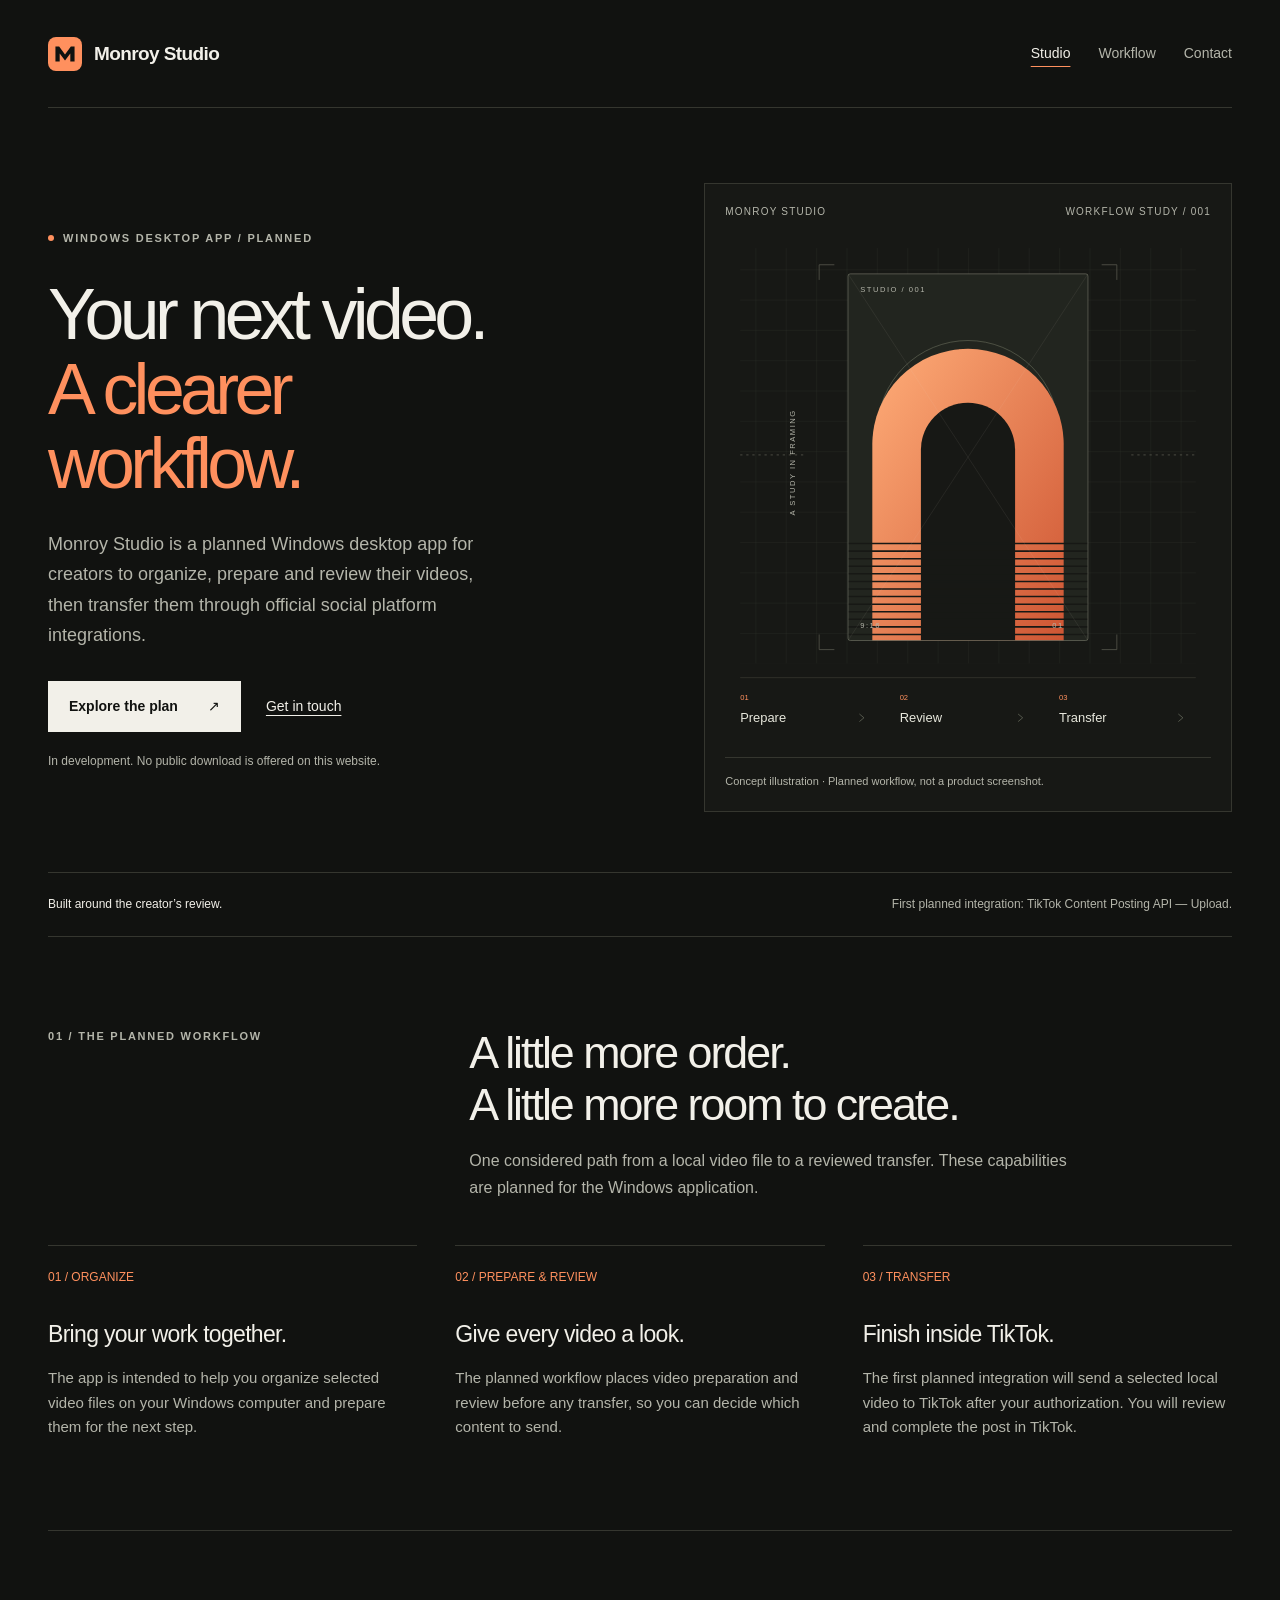
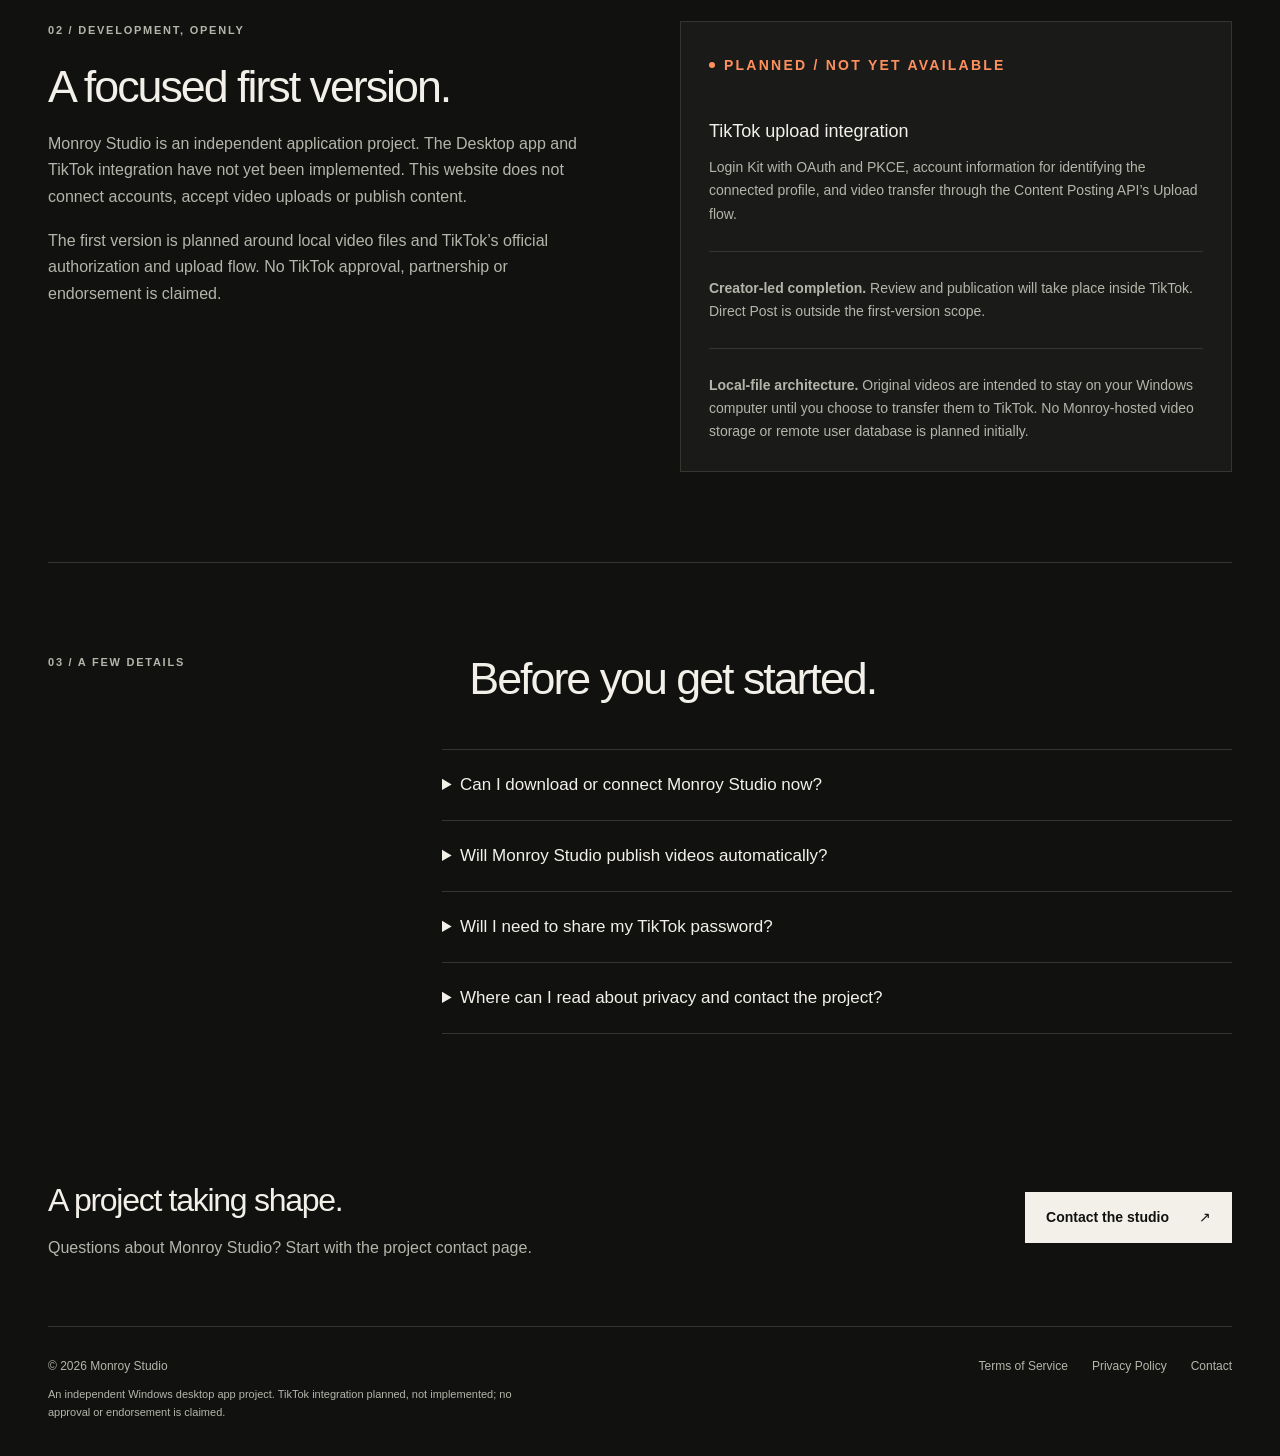
<file: index.html>
<!doctype html>
<html lang="en"><head><meta charset="utf-8"><meta name="viewport" content="width=device-width, initial-scale=1"><meta name="color-scheme" content="dark"><meta name="theme-color" content="#111210">
<title>Monroy Studio — A clearer video workflow</title><meta name="description" content="A Windows desktop app project for creators to organize, prepare and review videos. Official TikTok upload integration is planned and not implemented."><link rel="canonical" href="https://monroystudio.github.io/">

<meta property="og:type" content="website"><meta property="og:site_name" content="Monroy Studio"><meta property="og:title" content="Monroy Studio — A clearer video workflow"><meta property="og:description" content="A Windows desktop app project for creators to organize, prepare and review videos. Official TikTok upload integration is planned and not implemented."><meta property="og:url" content="https://monroystudio.github.io/"><meta property="og:locale" content="en_US"><meta property="og:image" content="https://monroystudio.github.io/social-card.png"><meta property="og:image:width" content="1200"><meta property="og:image:height" content="630"><meta property="og:image:alt" content="Monroy Studio. Your next video. A clearer workflow. Windows desktop app in development."><meta name="twitter:card" content="summary_large_image">
<meta name="referrer" content="strict-origin-when-cross-origin"><meta http-equiv="Content-Security-Policy" content="default-src 'self'; script-src 'none'; style-src 'self'; img-src 'self'; font-src 'self'; connect-src 'none'; object-src 'none'; base-uri 'none'; form-action 'none'">
<link rel="icon" href="favicon.svg" type="image/svg+xml"><link rel="icon" href="favicon.ico" sizes="32x32"><link rel="apple-touch-icon" href="apple-touch-icon.png"><link rel="stylesheet" href="styles.css"></head>
<body><a class="skip" href="#main">Skip to content</a><div class="wrap"><header class="header"><a class="brand" href="index.html" aria-label="Monroy Studio home"><img src="favicon.svg" width="34" height="34" alt="">Monroy Studio</a><nav class="nav" aria-label="Main navigation"><a href="index.html" aria-current="page">Studio</a><a href="index.html#workflow">Workflow</a><a href="contact.html">Contact</a></nav></header>
<main id="main">
<section class="hero" aria-labelledby="hero-title"><div><p class="eyebrow status">Windows desktop app / Planned</p><h1 id="hero-title">Your next video.<br><span>A clearer<br>workflow.</span></h1><p class="lead">Monroy Studio is a planned Windows desktop app for creators to organize, prepare and review their videos, then transfer them through official social platform integrations.</p><div class="actions"><a class="button" href="#workflow">Explore the plan <span aria-hidden="true">↗</span></a><a class="text-link" href="contact.html">Get in touch</a></div><p class="fine">In development. No public download is offered on this website.</p></div>
<figure class="art"><div class="art-caption"><span>Monroy Studio</span><span>Workflow study / 001</span></div><img src="studio-study.svg" width="640" height="660" alt="An abstract orange arch in a portrait frame, followed by the planned sequence: prepare, review, transfer."><figcaption>Concept illustration · Planned workflow, not a product screenshot.</figcaption></figure></section>
<div class="hero-note"><span>Built around the creator’s review.</span><span>First planned integration: TikTok Content Posting API — Upload.</span></div>
<section class="section" id="workflow" aria-labelledby="workflow-title"><div class="section-heading"><p class="eyebrow">01 / The planned workflow</p><div><h2 id="workflow-title">A little more order.<br>A little more room to create.</h2><p class="section-intro">One considered path from a local video file to a reviewed transfer. These capabilities are planned for the Windows application.</p></div></div><div class="steps"><article class="step"><span class="number">01 / ORGANIZE</span><h3>Bring your work together.</h3><p>The app is intended to help you organize selected video files on your Windows computer and prepare them for the next step.</p></article><article class="step"><span class="number">02 / PREPARE &amp; REVIEW</span><h3>Give every video a look.</h3><p>The planned workflow places video preparation and review before any transfer, so you can decide which content to send.</p></article><article class="step"><span class="number">03 / TRANSFER</span><h3>Finish inside TikTok.</h3><p>The first planned integration will send a selected local video to TikTok after your authorization. You will review and complete the post in TikTok.</p></article></div></section>
<section class="section split" id="development" aria-labelledby="development-title"><div><p class="eyebrow">02 / Development, openly</p><h2 id="development-title">A focused first version.</h2><p class="section-intro">Monroy Studio is an independent application project. The Desktop app and TikTok integration have not yet been implemented. This website does not connect accounts, accept video uploads or publish content.</p><p class="section-intro">The first version is planned around local video files and TikTok’s official authorization and upload flow. No TikTok approval, partnership or endorsement is claimed.</p></div><div class="release"><p class="eyebrow status">Planned / Not yet available</p><h3>TikTok upload integration</h3><p>Login Kit with OAuth and PKCE, account information for identifying the connected profile, and video transfer through the Content Posting API’s Upload flow.</p><hr><p><strong>Creator-led completion.</strong> Review and publication will take place inside TikTok. Direct Post is outside the first-version scope.</p><hr><p><strong>Local-file architecture.</strong> Original videos are intended to stay on your Windows computer until you choose to transfer them to TikTok. No Monroy-hosted video storage or remote user database is planned initially.</p></div></section>
<section class="section" aria-labelledby="questions-title"><div class="section-heading"><p class="eyebrow">03 / A few details</p><h2 id="questions-title">Before you get started.</h2></div><div class="faq"><details><summary>Can I download or connect Monroy Studio now?</summary><p>No public download or account connection is offered here. The Windows app and its TikTok integration have not yet been implemented, with no release date announced.</p></details><details><summary>Will Monroy Studio publish videos automatically?</summary><p>The first planned version uses TikTok’s Upload flow. After you explicitly authorize a transfer, you will continue to TikTok to review and publish. Direct Post is not included in this version.</p></details><details><summary>Will I need to share my TikTok password?</summary><p>The planned connection uses TikTok’s own OAuth authorization screen. Monroy Studio will not ask you to enter your TikTok password into this website.</p></details><details><summary>Where can I read about privacy and contact the project?</summary><p>See the <a href="privacy.html">Privacy Policy</a>, <a href="terms.html">Terms of Service</a> and <a href="contact.html">contact page</a>. The official support and privacy email is monroystudio.support@gmail.com.</p></details></div></section>
<section class="closing" aria-labelledby="closing-title"><div><h2 id="closing-title">A project taking shape.</h2><p>Questions about Monroy Studio? Start with the project contact page.</p></div><a class="button" href="contact.html">Contact the studio <span aria-hidden="true">↗</span></a></section>
</main>
<footer class="footer"><div><span>© 2026 Monroy Studio</span><p class="footer-note">An independent Windows desktop app project. TikTok integration planned, not implemented; no approval or endorsement is claimed.</p></div><nav class="footer-links" aria-label="Legal and contact"><a href="terms.html">Terms of Service</a><a href="privacy.html">Privacy Policy</a><a href="contact.html">Contact</a></nav></footer></div></body></html>
</file>
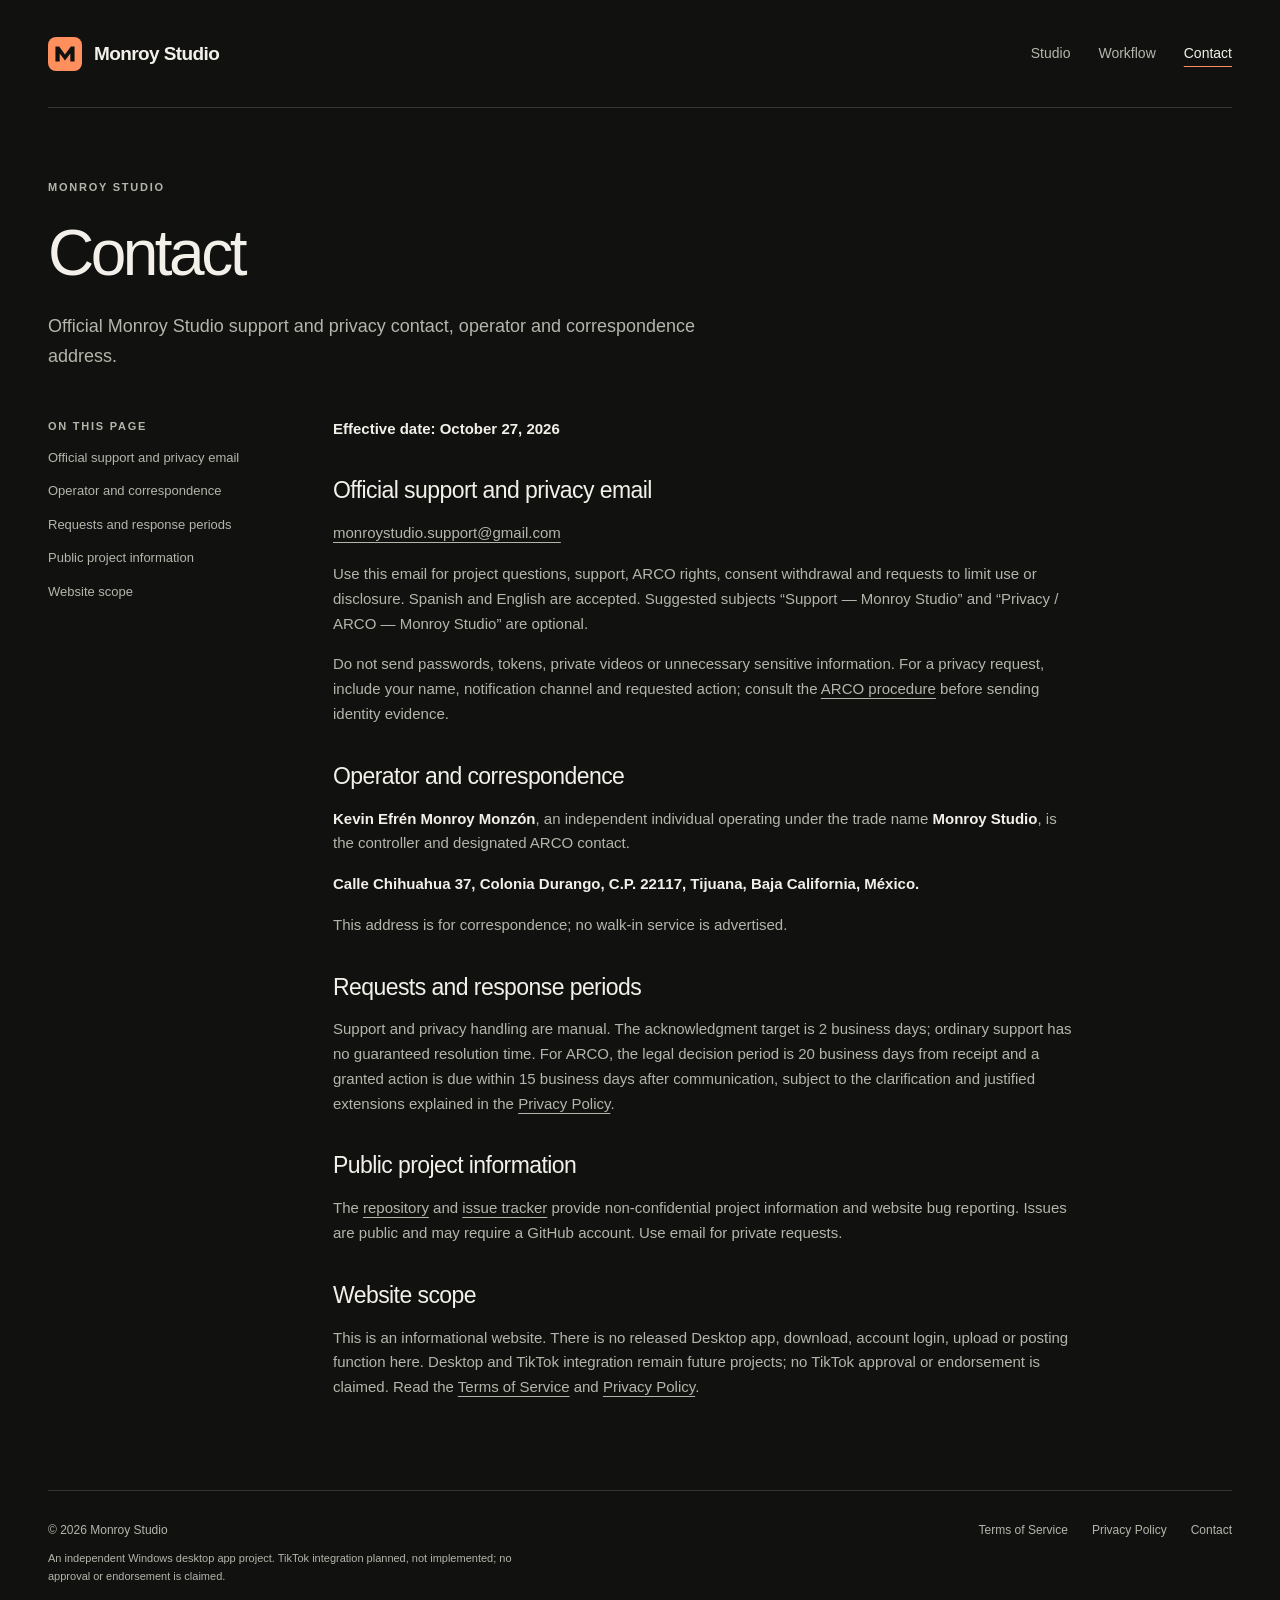
<file: contact.html>
<!doctype html>
<html lang="en"><head><meta charset="utf-8"><meta name="viewport" content="width=device-width, initial-scale=1"><meta name="color-scheme" content="dark"><meta name="theme-color" content="#111210">
<title>Contact | Monroy Studio</title><meta name="description" content="Official Monroy Studio support and privacy contact, operator and correspondence address."><link rel="canonical" href="https://monroystudio.github.io/contact.html">
<meta property="og:type" content="website"><meta property="og:site_name" content="Monroy Studio"><meta property="og:title" content="Contact | Monroy Studio"><meta property="og:description" content="Official Monroy Studio support and privacy contact, operator and correspondence address."><meta property="og:url" content="https://monroystudio.github.io/contact.html"><meta property="og:locale" content="en_US"><meta property="og:image" content="https://monroystudio.github.io/social-card.png"><meta property="og:image:width" content="1200"><meta property="og:image:height" content="630"><meta property="og:image:alt" content="Monroy Studio. Your next video. A clearer workflow. Windows desktop app in development."><meta name="twitter:card" content="summary_large_image">
<meta name="referrer" content="strict-origin-when-cross-origin"><meta http-equiv="Content-Security-Policy" content="default-src 'self'; script-src 'none'; style-src 'self'; img-src 'self'; font-src 'self'; connect-src 'none'; object-src 'none'; base-uri 'none'; form-action 'none'">
<link rel="icon" href="favicon.svg" type="image/svg+xml"><link rel="icon" href="favicon.ico" sizes="32x32"><link rel="apple-touch-icon" href="apple-touch-icon.png"><link rel="stylesheet" href="styles.css"></head>
<body><a class="skip" href="#main">Skip to content</a><div class="wrap"><header class="header"><a class="brand" href="index.html" aria-label="Monroy Studio home"><img src="favicon.svg" width="34" height="34" alt="">Monroy Studio</a><nav class="nav" aria-label="Main navigation"><a href="index.html">Studio</a><a href="index.html#workflow">Workflow</a><a href="contact.html" aria-current="page">Contact</a></nav></header>
<main id="main"><div class="page-intro"><p class="eyebrow">Monroy Studio</p><h1>Contact</h1><p class="lead">Official Monroy Studio support and privacy contact, operator and correspondence address.</p></div>
<div class="document"><nav class="contents" aria-label="On this page"><p class="eyebrow">On this page</p><a href="#official-support-and-privacy-email">Official support and privacy email</a><a href="#operator-and-correspondence">Operator and correspondence</a><a href="#requests-and-response-periods">Requests and response periods</a><a href="#public-project-information">Public project information</a><a href="#website-scope">Website scope</a></nav><article class="prose" aria-label="Contact"><p><strong>Effective date: October 27, 2026</strong></p>
<section id="official-support-and-privacy-email"><h2>Official support and privacy email</h2>
<p><a href="mailto:monroystudio.support@gmail.com">monroystudio.support@gmail.com</a></p>
<p>Use this email for project questions, support, ARCO rights, consent withdrawal and requests to limit use or disclosure. Spanish and English are accepted. Suggested subjects “Support — Monroy Studio” and “Privacy / ARCO — Monroy Studio” are optional.</p>
<p>Do not send passwords, tokens, private videos or unnecessary sensitive information. For a privacy request, include your name, notification channel and requested action; consult the <a href="privacy.html#arco-requests-by-email">ARCO procedure</a> before sending identity evidence.</p>
</section>
<section id="operator-and-correspondence"><h2>Operator and correspondence</h2>
<p><strong>Kevin Efrén Monroy Monzón</strong>, an independent individual operating under the trade name <strong>Monroy Studio</strong>, is the controller and designated ARCO contact.</p>
<p><strong>Calle Chihuahua 37, Colonia Durango, C.P. 22117, Tijuana, Baja California, México.</strong></p>
<p>This address is for correspondence; no walk-in service is advertised.</p>
</section>
<section id="requests-and-response-periods"><h2>Requests and response periods</h2>
<p>Support and privacy handling are manual. The acknowledgment target is 2 business days; ordinary support has no guaranteed resolution time. For ARCO, the legal decision period is 20 business days from receipt and a granted action is due within 15 business days after communication, subject to the clarification and justified extensions explained in the <a href="privacy.html#arco-requests-by-email">Privacy Policy</a>.</p>
</section>
<section id="public-project-information"><h2>Public project information</h2>
<p>The <a href="https://github.com/monroystudio/monroystudio.github.io">repository</a> and <a href="https://github.com/monroystudio/monroystudio.github.io/issues">issue tracker</a> provide non-confidential project information and website bug reporting. Issues are public and may require a GitHub account. Use email for private requests.</p>
</section>
<section id="website-scope"><h2>Website scope</h2>
<p>This is an informational website. There is no released Desktop app, download, account login, upload or posting function here. Desktop and TikTok integration remain future projects; no TikTok approval or endorsement is claimed. Read the <a href="terms.html">Terms of Service</a> and <a href="privacy.html">Privacy Policy</a>.</p>
</section></article></div></main>
<footer class="footer"><div><span>© 2026 Monroy Studio</span><p class="footer-note">An independent Windows desktop app project. TikTok integration planned, not implemented; no approval or endorsement is claimed.</p></div><nav class="footer-links" aria-label="Legal and contact"><a href="terms.html">Terms of Service</a><a href="privacy.html">Privacy Policy</a><a href="contact.html">Contact</a></nav></footer></div></body></html>
</file>
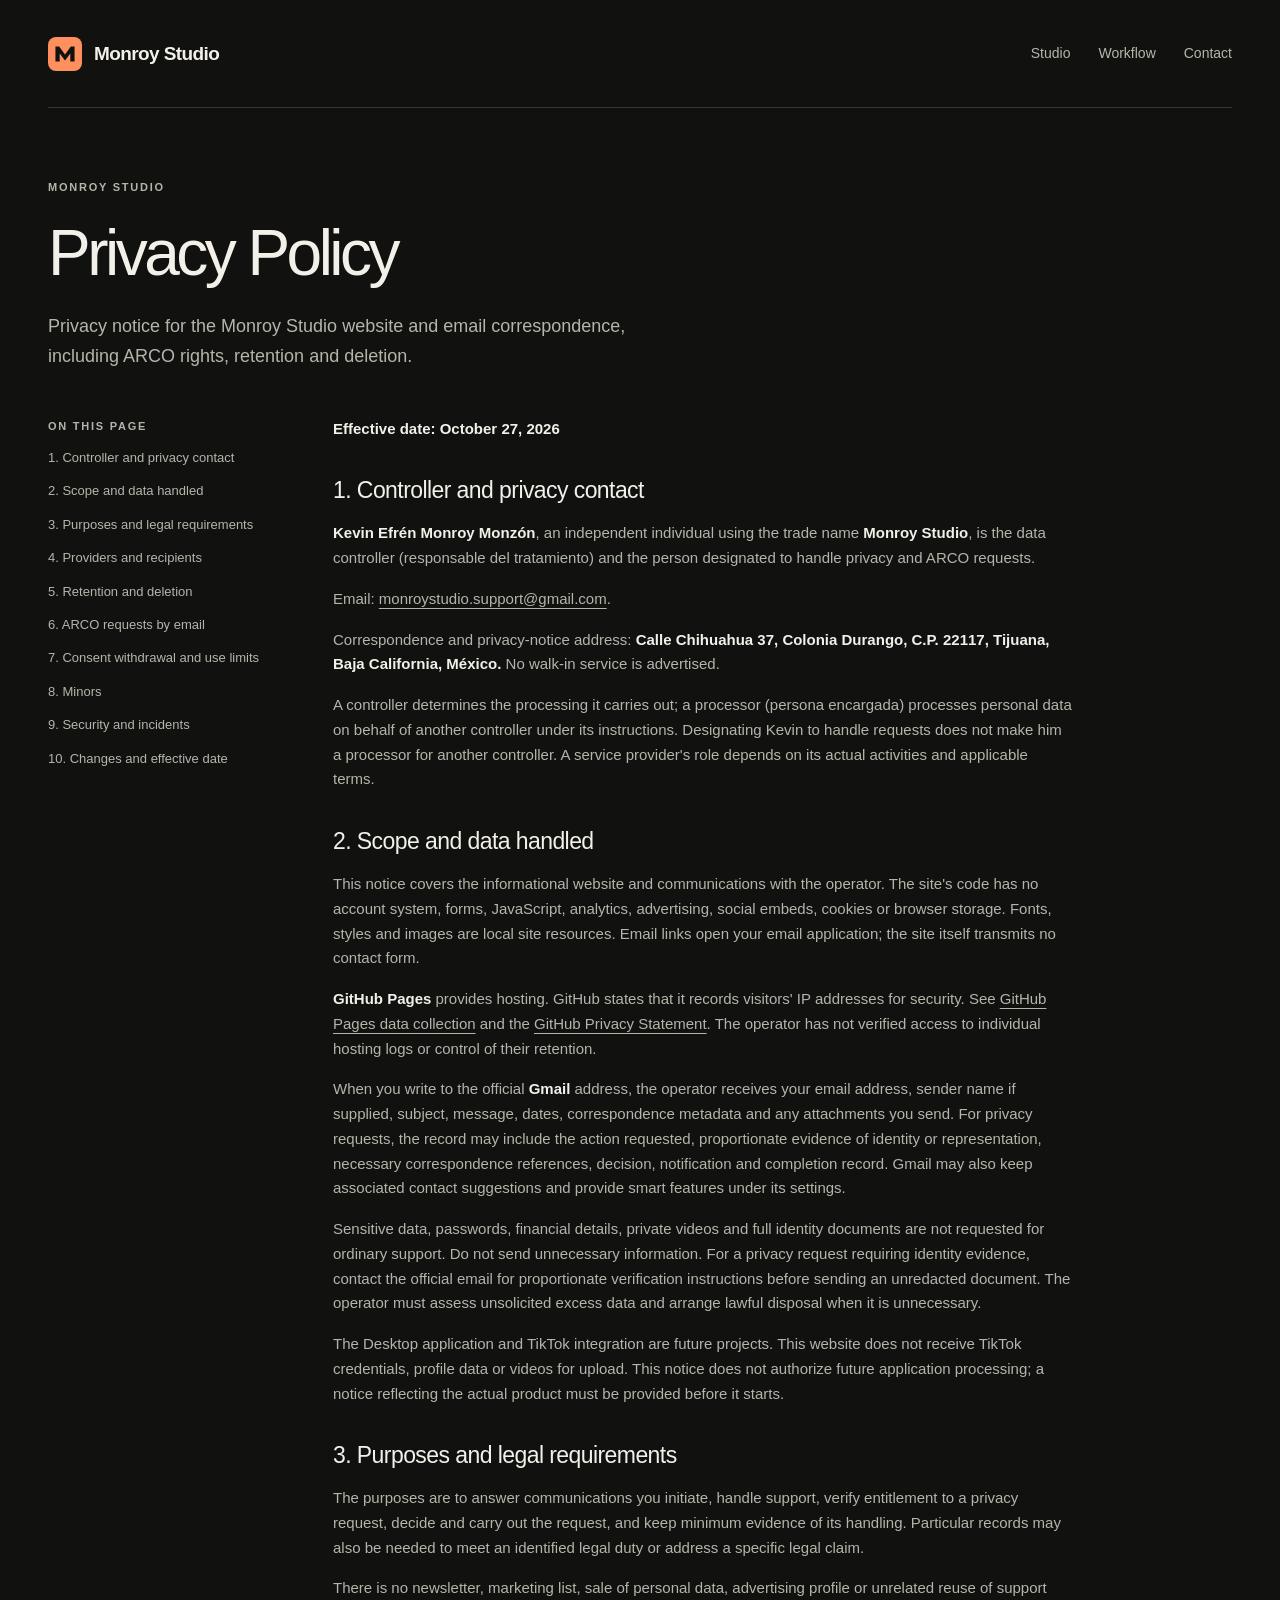
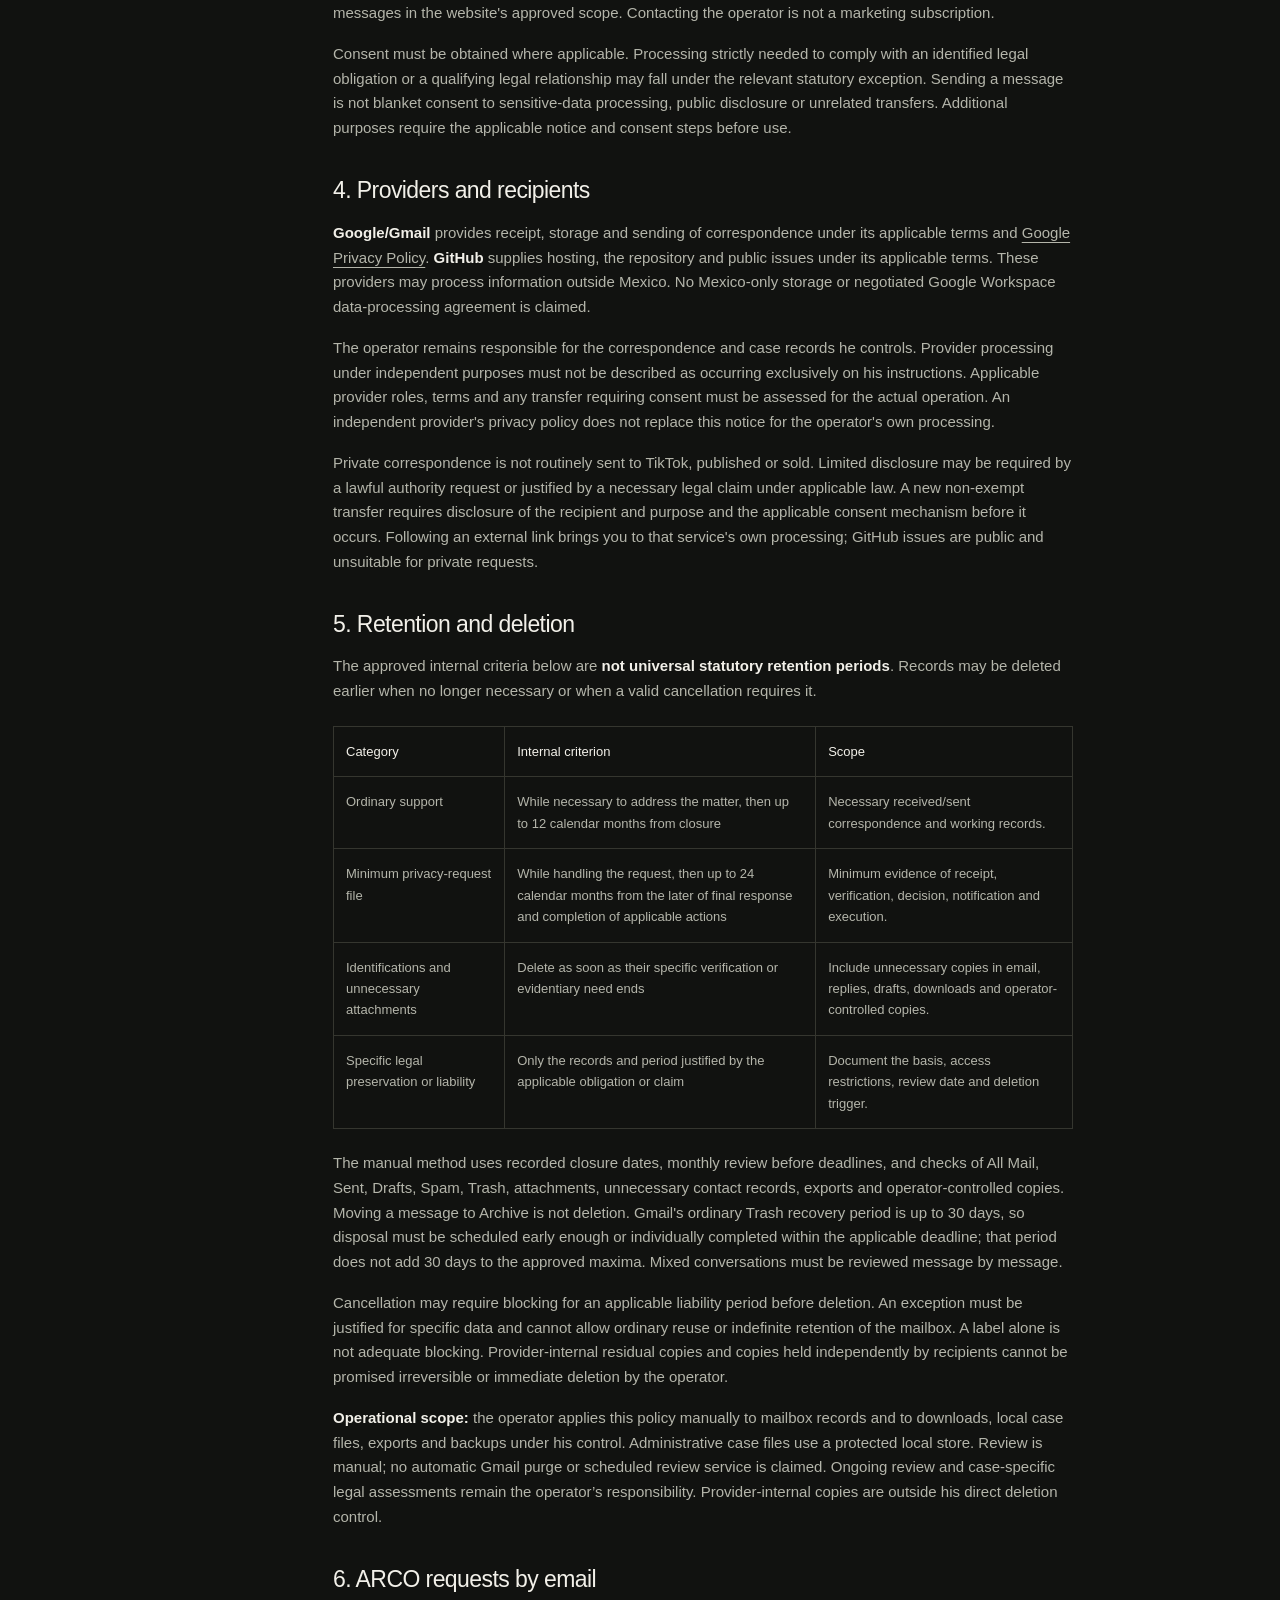
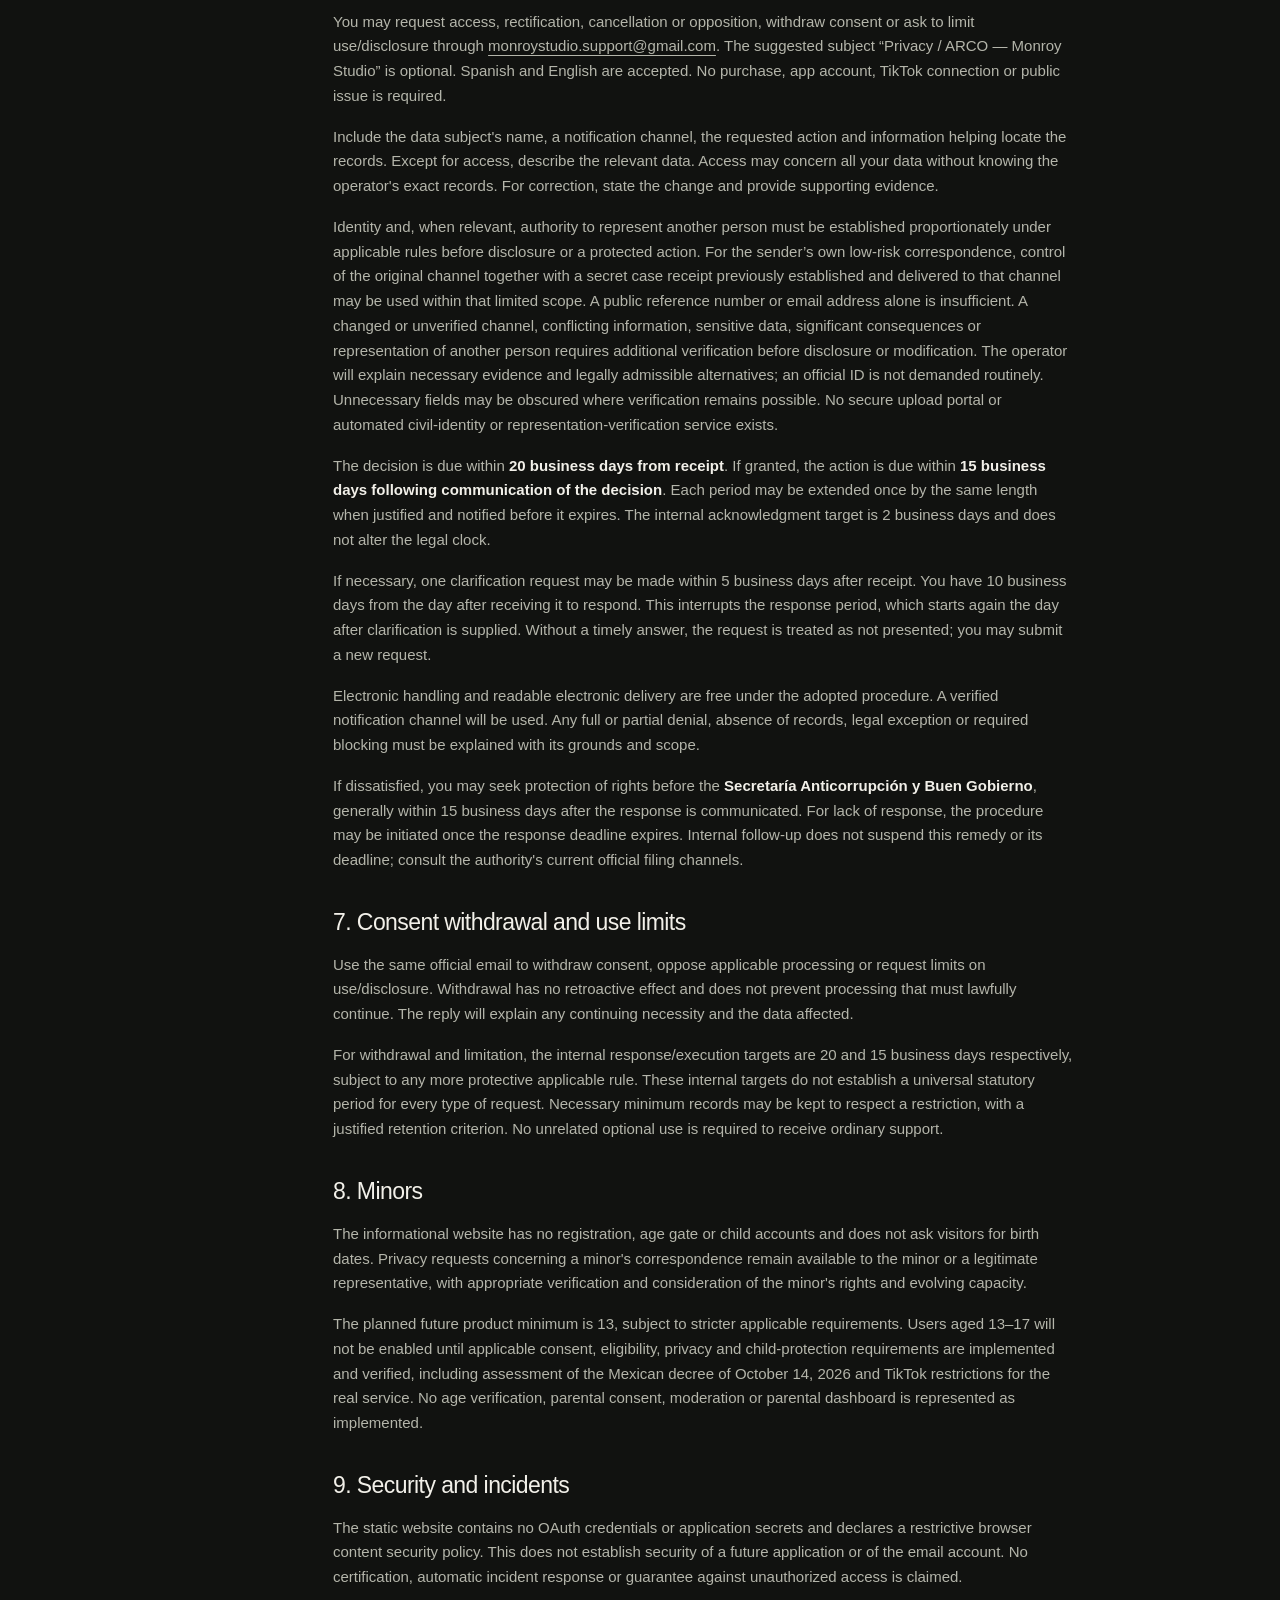
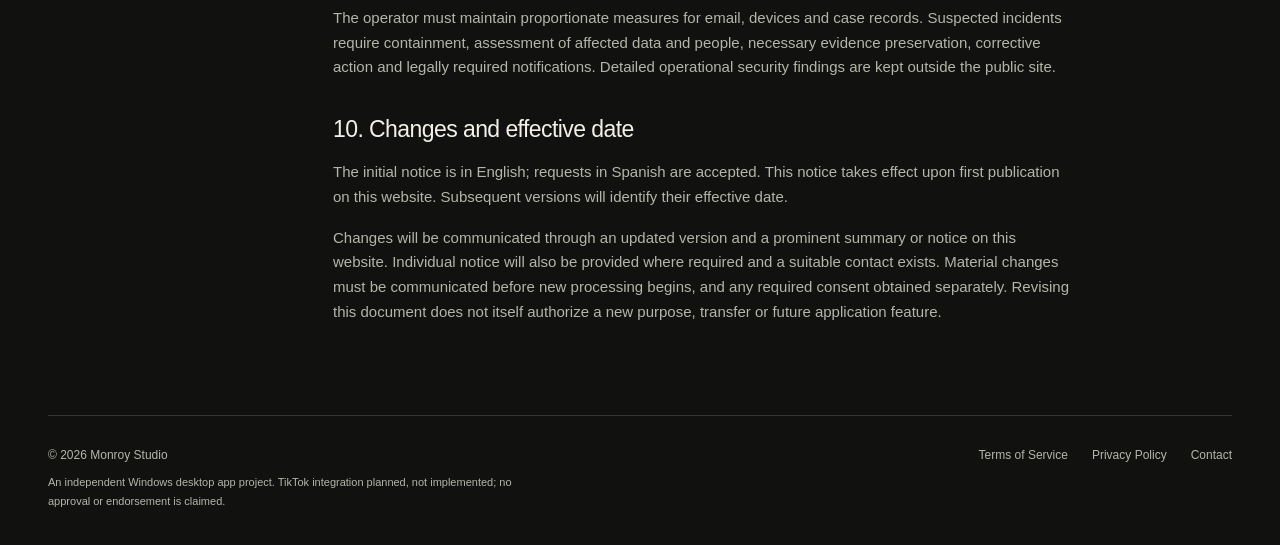
<file: privacy.html>
<!doctype html>
<html lang="en"><head><meta charset="utf-8"><meta name="viewport" content="width=device-width, initial-scale=1"><meta name="color-scheme" content="dark"><meta name="theme-color" content="#111210">
<title>Privacy Policy | Monroy Studio</title><meta name="description" content="Privacy notice for the Monroy Studio website and email correspondence, including ARCO rights, retention and deletion."><link rel="canonical" href="https://monroystudio.github.io/privacy.html">
<meta property="og:type" content="website"><meta property="og:site_name" content="Monroy Studio"><meta property="og:title" content="Privacy Policy | Monroy Studio"><meta property="og:description" content="Privacy notice for the Monroy Studio website and email correspondence, including ARCO rights, retention and deletion."><meta property="og:url" content="https://monroystudio.github.io/privacy.html"><meta property="og:locale" content="en_US"><meta property="og:image" content="https://monroystudio.github.io/social-card.png"><meta property="og:image:width" content="1200"><meta property="og:image:height" content="630"><meta property="og:image:alt" content="Monroy Studio. Your next video. A clearer workflow. Windows desktop app in development."><meta name="twitter:card" content="summary_large_image">
<meta name="referrer" content="strict-origin-when-cross-origin"><meta http-equiv="Content-Security-Policy" content="default-src 'self'; script-src 'none'; style-src 'self'; img-src 'self'; font-src 'self'; connect-src 'none'; object-src 'none'; base-uri 'none'; form-action 'none'">
<link rel="icon" href="favicon.svg" type="image/svg+xml"><link rel="icon" href="favicon.ico" sizes="32x32"><link rel="apple-touch-icon" href="apple-touch-icon.png"><link rel="stylesheet" href="styles.css"></head>
<body><a class="skip" href="#main">Skip to content</a><div class="wrap"><header class="header"><a class="brand" href="index.html" aria-label="Monroy Studio home"><img src="favicon.svg" width="34" height="34" alt="">Monroy Studio</a><nav class="nav" aria-label="Main navigation"><a href="index.html">Studio</a><a href="index.html#workflow">Workflow</a><a href="contact.html">Contact</a></nav></header>
<main id="main"><div class="page-intro"><p class="eyebrow">Monroy Studio</p><h1>Privacy Policy</h1><p class="lead">Privacy notice for the Monroy Studio website and email correspondence, including ARCO rights, retention and deletion.</p></div>
<div class="document"><nav class="contents" aria-label="On this page"><p class="eyebrow">On this page</p><a href="#controller-and-privacy-contact">1. Controller and privacy contact</a><a href="#scope-and-data-handled">2. Scope and data handled</a><a href="#purposes-and-legal-requirements">3. Purposes and legal requirements</a><a href="#providers-and-recipients">4. Providers and recipients</a><a href="#retention-and-deletion">5. Retention and deletion</a><a href="#arco-requests-by-email">6. ARCO requests by email</a><a href="#consent-withdrawal-and-use-limits">7. Consent withdrawal and use limits</a><a href="#minors">8. Minors</a><a href="#security-and-incidents">9. Security and incidents</a><a href="#changes-and-effective-date">10. Changes and effective date</a></nav><article class="prose" aria-label="Privacy Policy"><p><strong>Effective date: October 27, 2026</strong></p>
<section id="controller-and-privacy-contact"><h2>1. Controller and privacy contact</h2>
<p><strong>Kevin Efrén Monroy Monzón</strong>, an independent individual using the trade name <strong>Monroy Studio</strong>, is the data controller (responsable del tratamiento) and the person designated to handle privacy and ARCO requests.</p>
<p>Email: <a href="mailto:monroystudio.support@gmail.com">monroystudio.support@gmail.com</a>.</p>
<p>Correspondence and privacy-notice address: <strong>Calle Chihuahua 37, Colonia Durango, C.P. 22117, Tijuana, Baja California, México.</strong> No walk-in service is advertised.</p>
<p>A controller determines the processing it carries out; a processor (persona encargada) processes personal data on behalf of another controller under its instructions. Designating Kevin to handle requests does not make him a processor for another controller. A service provider's role depends on its actual activities and applicable terms.</p>
</section>
<section id="scope-and-data-handled"><h2>2. Scope and data handled</h2>
<p>This notice covers the informational website and communications with the operator. The site's code has no account system, forms, JavaScript, analytics, advertising, social embeds, cookies or browser storage. Fonts, styles and images are local site resources. Email links open your email application; the site itself transmits no contact form.</p>
<p><strong>GitHub Pages</strong> provides hosting. GitHub states that it records visitors' IP addresses for security. See <a href="https://docs.github.com/en/pages/getting-started-with-github-pages/what-is-github-pages#data-collection">GitHub Pages data collection</a> and the <a href="https://docs.github.com/en/site-policy/privacy-policies/github-general-privacy-statement">GitHub Privacy Statement</a>. The operator has not verified access to individual hosting logs or control of their retention.</p>
<p>When you write to the official <strong>Gmail</strong> address, the operator receives your email address, sender name if supplied, subject, message, dates, correspondence metadata and any attachments you send. For privacy requests, the record may include the action requested, proportionate evidence of identity or representation, necessary correspondence references, decision, notification and completion record. Gmail may also keep associated contact suggestions and provide smart features under its settings.</p>
<p>Sensitive data, passwords, financial details, private videos and full identity documents are not requested for ordinary support. Do not send unnecessary information. For a privacy request requiring identity evidence, contact the official email for proportionate verification instructions before sending an unredacted document. The operator must assess unsolicited excess data and arrange lawful disposal when it is unnecessary.</p>
<p>The Desktop application and TikTok integration are future projects. This website does not receive TikTok credentials, profile data or videos for upload. This notice does not authorize future application processing; a notice reflecting the actual product must be provided before it starts.</p>
</section>
<section id="purposes-and-legal-requirements"><h2>3. Purposes and legal requirements</h2>
<p>The purposes are to answer communications you initiate, handle support, verify entitlement to a privacy request, decide and carry out the request, and keep minimum evidence of its handling. Particular records may also be needed to meet an identified legal duty or address a specific legal claim.</p>
<p>There is no newsletter, marketing list, sale of personal data, advertising profile or unrelated reuse of support messages in the website's approved scope. Contacting the operator is not a marketing subscription.</p>
<p>Consent must be obtained where applicable. Processing strictly needed to comply with an identified legal obligation or a qualifying legal relationship may fall under the relevant statutory exception. Sending a message is not blanket consent to sensitive-data processing, public disclosure or unrelated transfers. Additional purposes require the applicable notice and consent steps before use.</p>
</section>
<section id="providers-and-recipients"><h2>4. Providers and recipients</h2>
<p><strong>Google/Gmail</strong> provides receipt, storage and sending of correspondence under its applicable terms and <a href="https://policies.google.com/privacy?hl=en">Google Privacy Policy</a>. <strong>GitHub</strong> supplies hosting, the repository and public issues under its applicable terms. These providers may process information outside Mexico. No Mexico-only storage or negotiated Google Workspace data-processing agreement is claimed.</p>
<p>The operator remains responsible for the correspondence and case records he controls. Provider processing under independent purposes must not be described as occurring exclusively on his instructions. Applicable provider roles, terms and any transfer requiring consent must be assessed for the actual operation. An independent provider's privacy policy does not replace this notice for the operator's own processing.</p>
<p>Private correspondence is not routinely sent to TikTok, published or sold. Limited disclosure may be required by a lawful authority request or justified by a necessary legal claim under applicable law. A new non-exempt transfer requires disclosure of the recipient and purpose and the applicable consent mechanism before it occurs. Following an external link brings you to that service's own processing; GitHub issues are public and unsuitable for private requests.</p>
</section>
<section id="retention-and-deletion"><h2>5. Retention and deletion</h2>
<p>The approved internal criteria below are <strong>not universal statutory retention periods</strong>. Records may be deleted earlier when no longer necessary or when a valid cancellation requires it.</p>
<div class="table-scroll" role="region" tabindex="0" aria-label="5. Retention and deletion"><table><thead><tr>
<th scope="col">Category</th>
<th scope="col">Internal criterion</th>
<th scope="col">Scope</th>
</tr></thead><tbody>
<tr><td>Ordinary support</td><td>While necessary to address the matter, then up to 12 calendar months from closure</td><td>Necessary received/sent correspondence and working records.</td></tr>
<tr><td>Minimum privacy-request file</td><td>While handling the request, then up to 24 calendar months from the later of final response and completion of applicable actions</td><td>Minimum evidence of receipt, verification, decision, notification and execution.</td></tr>
<tr><td>Identifications and unnecessary attachments</td><td>Delete as soon as their specific verification or evidentiary need ends</td><td>Include unnecessary copies in email, replies, drafts, downloads and operator-controlled copies.</td></tr>
<tr><td>Specific legal preservation or liability</td><td>Only the records and period justified by the applicable obligation or claim</td><td>Document the basis, access restrictions, review date and deletion trigger.</td></tr>
</tbody></table></div>
<p>The manual method uses recorded closure dates, monthly review before deadlines, and checks of All Mail, Sent, Drafts, Spam, Trash, attachments, unnecessary contact records, exports and operator-controlled copies. Moving a message to Archive is not deletion. Gmail's ordinary Trash recovery period is up to 30 days, so disposal must be scheduled early enough or individually completed within the applicable deadline; that period does not add 30 days to the approved maxima. Mixed conversations must be reviewed message by message.</p>
<p>Cancellation may require blocking for an applicable liability period before deletion. An exception must be justified for specific data and cannot allow ordinary reuse or indefinite retention of the mailbox. A label alone is not adequate blocking. Provider-internal residual copies and copies held independently by recipients cannot be promised irreversible or immediate deletion by the operator.</p>
<p><strong>Operational scope:</strong> the operator applies this policy manually to mailbox records and to downloads, local case files, exports and backups under his control. Administrative case files use a protected local store. Review is manual; no automatic Gmail purge or scheduled review service is claimed. Ongoing review and case-specific legal assessments remain the operator’s responsibility. Provider-internal copies are outside his direct deletion control.</p>
</section>
<section id="arco-requests-by-email"><h2>6. ARCO requests by email</h2>
<p>You may request access, rectification, cancellation or opposition, withdraw consent or ask to limit use/disclosure through <a href="mailto:monroystudio.support@gmail.com">monroystudio.support@gmail.com</a>. The suggested subject “Privacy / ARCO — Monroy Studio” is optional. Spanish and English are accepted. No purchase, app account, TikTok connection or public issue is required.</p>
<p>Include the data subject's name, a notification channel, the requested action and information helping locate the records. Except for access, describe the relevant data. Access may concern all your data without knowing the operator's exact records. For correction, state the change and provide supporting evidence.</p>
<p>Identity and, when relevant, authority to represent another person must be established proportionately under applicable rules before disclosure or a protected action. For the sender’s own low-risk correspondence, control of the original channel together with a secret case receipt previously established and delivered to that channel may be used within that limited scope. A public reference number or email address alone is insufficient. A changed or unverified channel, conflicting information, sensitive data, significant consequences or representation of another person requires additional verification before disclosure or modification. The operator will explain necessary evidence and legally admissible alternatives; an official ID is not demanded routinely. Unnecessary fields may be obscured where verification remains possible. No secure upload portal or automated civil-identity or representation-verification service exists.</p>
<p>The decision is due within <strong>20 business days from receipt</strong>. If granted, the action is due within <strong>15 business days following communication of the decision</strong>. Each period may be extended once by the same length when justified and notified before it expires. The internal acknowledgment target is 2 business days and does not alter the legal clock.</p>
<p>If necessary, one clarification request may be made within 5 business days after receipt. You have 10 business days from the day after receiving it to respond. This interrupts the response period, which starts again the day after clarification is supplied. Without a timely answer, the request is treated as not presented; you may submit a new request.</p>
<p>Electronic handling and readable electronic delivery are free under the adopted procedure. A verified notification channel will be used. Any full or partial denial, absence of records, legal exception or required blocking must be explained with its grounds and scope.</p>
<p>If dissatisfied, you may seek protection of rights before the <strong>Secretaría Anticorrupción y Buen Gobierno</strong>, generally within 15 business days after the response is communicated. For lack of response, the procedure may be initiated once the response deadline expires. Internal follow-up does not suspend this remedy or its deadline; consult the authority's current official filing channels.</p>
</section>
<section id="consent-withdrawal-and-use-limits"><h2>7. Consent withdrawal and use limits</h2>
<p>Use the same official email to withdraw consent, oppose applicable processing or request limits on use/disclosure. Withdrawal has no retroactive effect and does not prevent processing that must lawfully continue. The reply will explain any continuing necessity and the data affected.</p>
<p>For withdrawal and limitation, the internal response/execution targets are 20 and 15 business days respectively, subject to any more protective applicable rule. These internal targets do not establish a universal statutory period for every type of request. Necessary minimum records may be kept to respect a restriction, with a justified retention criterion. No unrelated optional use is required to receive ordinary support.</p>
</section>
<section id="minors"><h2>8. Minors</h2>
<p>The informational website has no registration, age gate or child accounts and does not ask visitors for birth dates. Privacy requests concerning a minor's correspondence remain available to the minor or a legitimate representative, with appropriate verification and consideration of the minor's rights and evolving capacity.</p>
<p>The planned future product minimum is 13, subject to stricter applicable requirements. Users aged 13–17 will not be enabled until applicable consent, eligibility, privacy and child-protection requirements are implemented and verified, including assessment of the Mexican decree of October 14, 2026 and TikTok restrictions for the real service. No age verification, parental consent, moderation or parental dashboard is represented as implemented.</p>
</section>
<section id="security-and-incidents"><h2>9. Security and incidents</h2>
<p>The static website contains no OAuth credentials or application secrets and declares a restrictive browser content security policy. This does not establish security of a future application or of the email account. No certification, automatic incident response or guarantee against unauthorized access is claimed.</p>
<p>The operator must maintain proportionate measures for email, devices and case records. Suspected incidents require containment, assessment of affected data and people, necessary evidence preservation, corrective action and legally required notifications. Detailed operational security findings are kept outside the public site.</p>
</section>
<section id="changes-and-effective-date"><h2>10. Changes and effective date</h2>
<p>The initial notice is in English; requests in Spanish are accepted. This notice takes effect upon first publication on this website. Subsequent versions will identify their effective date.</p>
<p>Changes will be communicated through an updated version and a prominent summary or notice on this website. Individual notice will also be provided where required and a suitable contact exists. Material changes must be communicated before new processing begins, and any required consent obtained separately. Revising this document does not itself authorize a new purpose, transfer or future application feature.</p>
</section></article></div></main>
<footer class="footer"><div><span>© 2026 Monroy Studio</span><p class="footer-note">An independent Windows desktop app project. TikTok integration planned, not implemented; no approval or endorsement is claimed.</p></div><nav class="footer-links" aria-label="Legal and contact"><a href="terms.html">Terms of Service</a><a href="privacy.html">Privacy Policy</a><a href="contact.html">Contact</a></nav></footer></div></body></html>
</file>
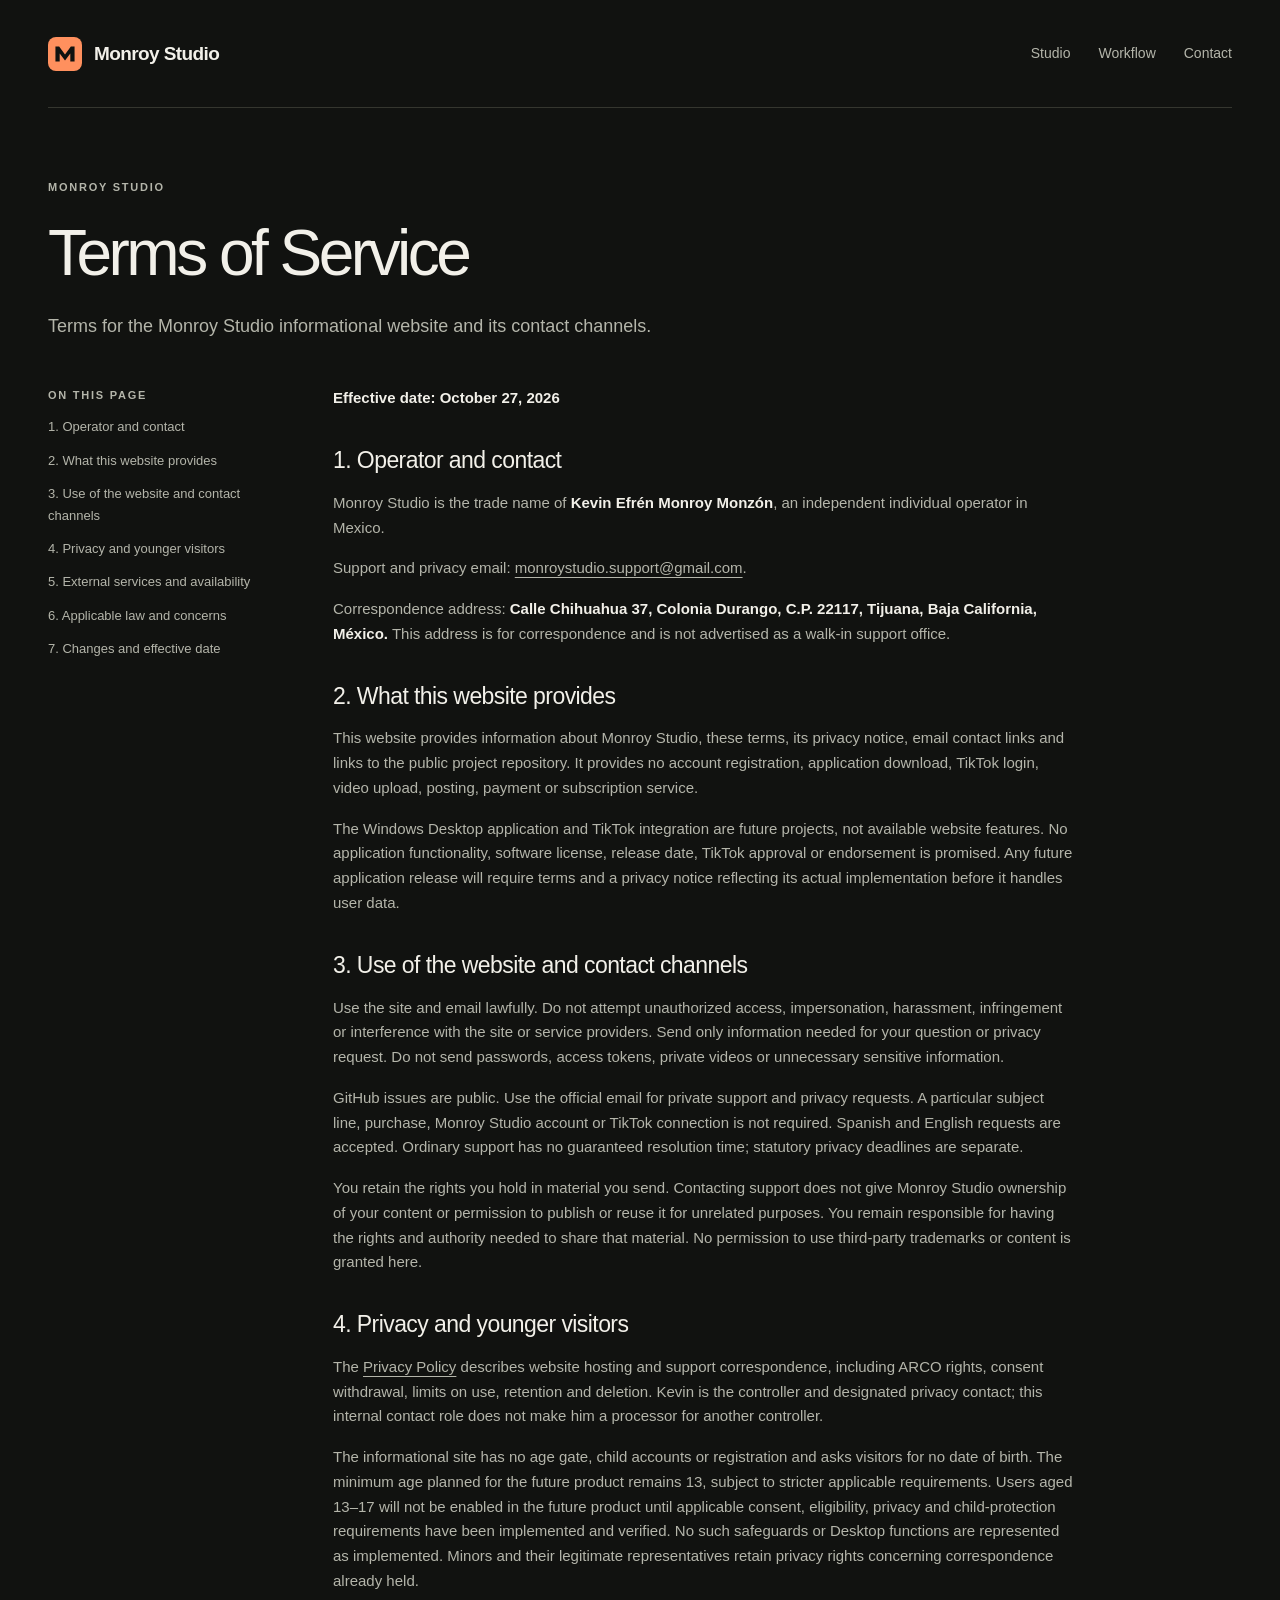
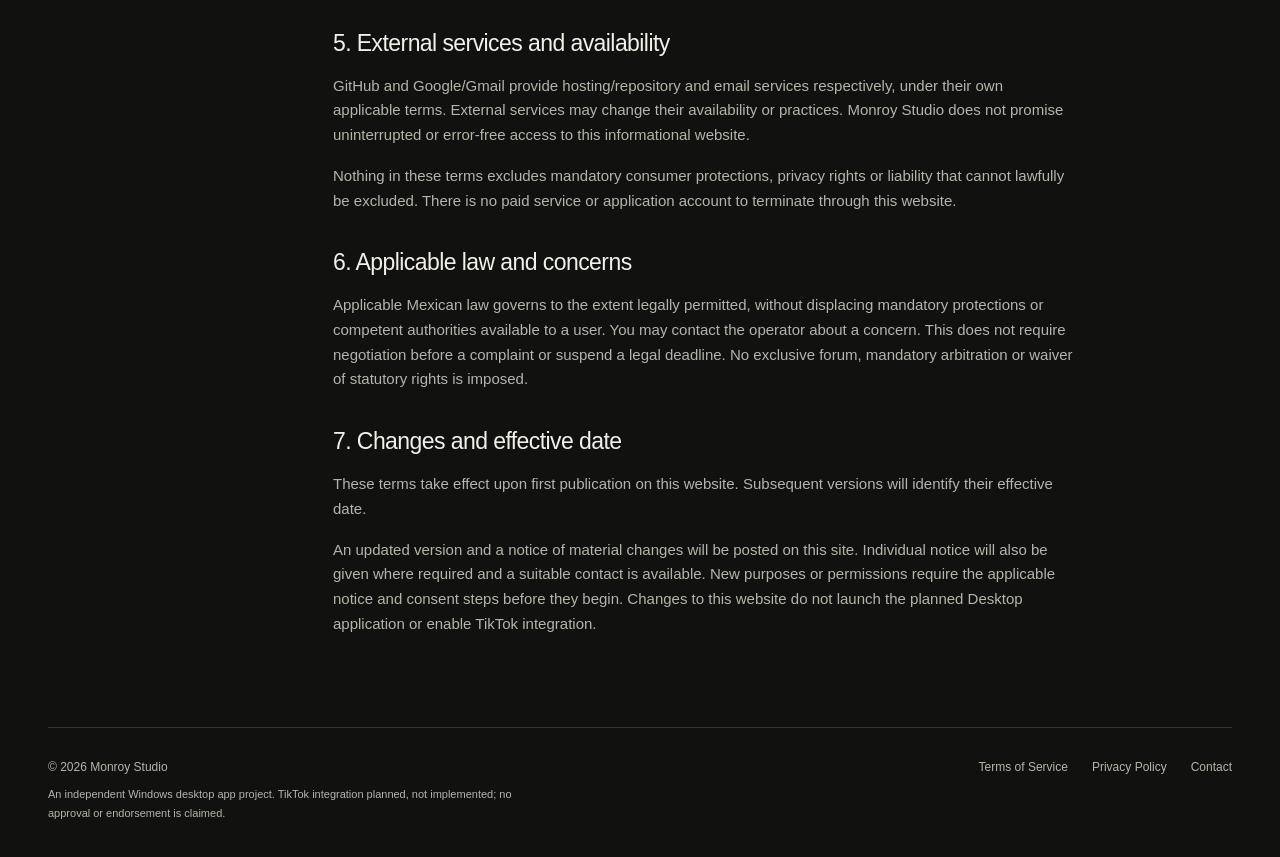
<file: terms.html>
<!doctype html>
<html lang="en"><head><meta charset="utf-8"><meta name="viewport" content="width=device-width, initial-scale=1"><meta name="color-scheme" content="dark"><meta name="theme-color" content="#111210">
<title>Terms of Service | Monroy Studio</title><meta name="description" content="Terms for the Monroy Studio informational website and its contact channels."><link rel="canonical" href="https://monroystudio.github.io/terms.html">
<meta property="og:type" content="website"><meta property="og:site_name" content="Monroy Studio"><meta property="og:title" content="Terms of Service | Monroy Studio"><meta property="og:description" content="Terms for the Monroy Studio informational website and its contact channels."><meta property="og:url" content="https://monroystudio.github.io/terms.html"><meta property="og:locale" content="en_US"><meta property="og:image" content="https://monroystudio.github.io/social-card.png"><meta property="og:image:width" content="1200"><meta property="og:image:height" content="630"><meta property="og:image:alt" content="Monroy Studio. Your next video. A clearer workflow. Windows desktop app in development."><meta name="twitter:card" content="summary_large_image">
<meta name="referrer" content="strict-origin-when-cross-origin"><meta http-equiv="Content-Security-Policy" content="default-src 'self'; script-src 'none'; style-src 'self'; img-src 'self'; font-src 'self'; connect-src 'none'; object-src 'none'; base-uri 'none'; form-action 'none'">
<link rel="icon" href="favicon.svg" type="image/svg+xml"><link rel="icon" href="favicon.ico" sizes="32x32"><link rel="apple-touch-icon" href="apple-touch-icon.png"><link rel="stylesheet" href="styles.css"></head>
<body><a class="skip" href="#main">Skip to content</a><div class="wrap"><header class="header"><a class="brand" href="index.html" aria-label="Monroy Studio home"><img src="favicon.svg" width="34" height="34" alt="">Monroy Studio</a><nav class="nav" aria-label="Main navigation"><a href="index.html">Studio</a><a href="index.html#workflow">Workflow</a><a href="contact.html">Contact</a></nav></header>
<main id="main"><div class="page-intro"><p class="eyebrow">Monroy Studio</p><h1>Terms of Service</h1><p class="lead">Terms for the Monroy Studio informational website and its contact channels.</p></div>
<div class="document"><nav class="contents" aria-label="On this page"><p class="eyebrow">On this page</p><a href="#operator-and-contact">1. Operator and contact</a><a href="#what-this-website-provides">2. What this website provides</a><a href="#use-of-the-website-and-contact-channels">3. Use of the website and contact channels</a><a href="#privacy-and-younger-visitors">4. Privacy and younger visitors</a><a href="#external-services-and-availability">5. External services and availability</a><a href="#applicable-law-and-concerns">6. Applicable law and concerns</a><a href="#changes-and-effective-date">7. Changes and effective date</a></nav><article class="prose" aria-label="Terms of Service"><p><strong>Effective date: October 27, 2026</strong></p>
<section id="operator-and-contact"><h2>1. Operator and contact</h2>
<p>Monroy Studio is the trade name of <strong>Kevin Efrén Monroy Monzón</strong>, an independent individual operator in Mexico.</p>
<p>Support and privacy email: <a href="mailto:monroystudio.support@gmail.com">monroystudio.support@gmail.com</a>.</p>
<p>Correspondence address: <strong>Calle Chihuahua 37, Colonia Durango, C.P. 22117, Tijuana, Baja California, México.</strong> This address is for correspondence and is not advertised as a walk-in support office.</p>
</section>
<section id="what-this-website-provides"><h2>2. What this website provides</h2>
<p>This website provides information about Monroy Studio, these terms, its privacy notice, email contact links and links to the public project repository. It provides no account registration, application download, TikTok login, video upload, posting, payment or subscription service.</p>
<p>The Windows Desktop application and TikTok integration are future projects, not available website features. No application functionality, software license, release date, TikTok approval or endorsement is promised. Any future application release will require terms and a privacy notice reflecting its actual implementation before it handles user data.</p>
</section>
<section id="use-of-the-website-and-contact-channels"><h2>3. Use of the website and contact channels</h2>
<p>Use the site and email lawfully. Do not attempt unauthorized access, impersonation, harassment, infringement or interference with the site or service providers. Send only information needed for your question or privacy request. Do not send passwords, access tokens, private videos or unnecessary sensitive information.</p>
<p>GitHub issues are public. Use the official email for private support and privacy requests. A particular subject line, purchase, Monroy Studio account or TikTok connection is not required. Spanish and English requests are accepted. Ordinary support has no guaranteed resolution time; statutory privacy deadlines are separate.</p>
<p>You retain the rights you hold in material you send. Contacting support does not give Monroy Studio ownership of your content or permission to publish or reuse it for unrelated purposes. You remain responsible for having the rights and authority needed to share that material. No permission to use third-party trademarks or content is granted here.</p>
</section>
<section id="privacy-and-younger-visitors"><h2>4. Privacy and younger visitors</h2>
<p>The <a href="privacy.html">Privacy Policy</a> describes website hosting and support correspondence, including ARCO rights, consent withdrawal, limits on use, retention and deletion. Kevin is the controller and designated privacy contact; this internal contact role does not make him a processor for another controller.</p>
<p>The informational site has no age gate, child accounts or registration and asks visitors for no date of birth. The minimum age planned for the future product remains 13, subject to stricter applicable requirements. Users aged 13–17 will not be enabled in the future product until applicable consent, eligibility, privacy and child-protection requirements have been implemented and verified. No such safeguards or Desktop functions are represented as implemented. Minors and their legitimate representatives retain privacy rights concerning correspondence already held.</p>
</section>
<section id="external-services-and-availability"><h2>5. External services and availability</h2>
<p>GitHub and Google/Gmail provide hosting/repository and email services respectively, under their own applicable terms. External services may change their availability or practices. Monroy Studio does not promise uninterrupted or error-free access to this informational website.</p>
<p>Nothing in these terms excludes mandatory consumer protections, privacy rights or liability that cannot lawfully be excluded. There is no paid service or application account to terminate through this website.</p>
</section>
<section id="applicable-law-and-concerns"><h2>6. Applicable law and concerns</h2>
<p>Applicable Mexican law governs to the extent legally permitted, without displacing mandatory protections or competent authorities available to a user. You may contact the operator about a concern. This does not require negotiation before a complaint or suspend a legal deadline. No exclusive forum, mandatory arbitration or waiver of statutory rights is imposed.</p>
</section>
<section id="changes-and-effective-date"><h2>7. Changes and effective date</h2>
<p>These terms take effect upon first publication on this website. Subsequent versions will identify their effective date.</p>
<p>An updated version and a notice of material changes will be posted on this site. Individual notice will also be given where required and a suitable contact is available. New purposes or permissions require the applicable notice and consent steps before they begin. Changes to this website do not launch the planned Desktop application or enable TikTok integration.</p>
</section></article></div></main>
<footer class="footer"><div><span>© 2026 Monroy Studio</span><p class="footer-note">An independent Windows desktop app project. TikTok integration planned, not implemented; no approval or endorsement is claimed.</p></div><nav class="footer-links" aria-label="Legal and contact"><a href="terms.html">Terms of Service</a><a href="privacy.html">Privacy Policy</a><a href="contact.html">Contact</a></nav></footer></div></body></html>
</file>
<file: styles.css>
/* Monroy Studio — self-contained, buildless, system typography. */
:root{color-scheme:dark;--bg:#111210;--surface:#1a1b18;--line:#35362f;--text:#f2f0e9;--muted:#b4b5aa;--accent:#ff905e;--max:1200px;font-family:Inter,"Segoe UI",Arial,sans-serif;font-synthesis:none}
*{box-sizing:border-box}html{scroll-behavior:smooth;scroll-padding-top:2rem}body{margin:0;background:var(--bg);color:var(--text);font-size:16px;line-height:1.65;-webkit-font-smoothing:antialiased}a{color:inherit;text-underline-offset:.25em}a:hover{color:var(--accent)}a:focus-visible,summary:focus-visible{outline:2px solid var(--accent);outline-offset:6px}::selection{background:var(--accent);color:var(--bg)}img,svg{display:block;max-width:100%}p,h1,h2,h3,figure{margin:0}p+p{margin-top:1rem}.wrap{width:min(var(--max),calc(100% - 96px));margin-inline:auto}.skip{position:absolute;top:-100px;left:1rem;padding:.6rem 1rem;background:var(--text);color:var(--bg);z-index:5}.skip:focus{top:1rem}.header{display:flex;justify-content:space-between;align-items:center;gap:24px;min-height:108px;border-bottom:1px solid var(--line)}.brand{display:inline-flex;align-items:center;gap:12px;text-decoration:none;font-weight:600;font-size:19px;letter-spacing:-.6px}.brand img{width:34px;height:34px}.nav{display:flex;align-items:center;flex-wrap:wrap;gap:28px;font-size:14px}.nav a{text-decoration:none;color:var(--muted)}.nav a:hover,.nav a[aria-current=page]{color:var(--text)}.nav a[aria-current=page]{text-decoration:underline;text-decoration-color:var(--accent);text-underline-offset:8px}.eyebrow{font-size:11px;font-weight:600;letter-spacing:.16em;text-transform:uppercase;color:var(--muted)}.status{display:inline-flex;align-items:center;gap:9px}.status:before{content:"";width:6px;height:6px;border-radius:100%;background:var(--accent)}.hero{display:grid;grid-template-columns:1.13fr 1fr;gap:60px;align-items:center;padding:75px 0 60px}.hero h1{font-size:clamp(48px,5.6vw,78px);line-height:1.04;font-weight:500;letter-spacing:-.065em;margin:28px 0}.hero h1 span{color:var(--accent)}.lead{color:var(--muted);font-size:18px;line-height:1.7;max-width:460px}.actions{display:flex;gap:25px;align-items:center;flex-wrap:wrap;margin-top:30px}.button{display:inline-flex;gap:30px;align-items:center;padding:13px 20px;background:var(--text);color:var(--bg);text-decoration:none;font-size:14px;font-weight:600;border:1px solid var(--text);transition:background .18s,color .18s}.button:hover{background:var(--accent);border-color:var(--accent);color:var(--bg)}.text-link{font-size:14px}.fine{font-size:12px;color:var(--muted);margin-top:20px}.art{position:relative;border:1px solid var(--line);background:#171815;padding:20px;animation:arrive .7s ease-out both}.art-caption{display:flex;justify-content:space-between;gap:15px;font-size:10px;letter-spacing:.12em;color:var(--muted);text-transform:uppercase}.art img{width:100%;height:auto;margin:18px 0}.art figcaption{font-size:11px;color:var(--muted);border-top:1px solid var(--line);padding-top:14px}.hero-note{border-top:1px solid var(--line);padding:22px 0;display:flex;gap:30px;justify-content:space-between;font-size:12px;color:var(--muted)}.hero-note span:first-child{color:var(--text)}.section{padding:90px 0;border-top:1px solid var(--line)}.section-heading{display:grid;grid-template-columns:1fr 2fr;gap:40px;margin-bottom:44px}.section-heading h2,.split h2{font-size:clamp(30px,3.5vw,46px);line-height:1.15;letter-spacing:-.045em;font-weight:500;max-width:680px}.section-intro{color:var(--muted);max-width:620px;margin-top:18px}.steps{display:grid;grid-template-columns:repeat(3,1fr);gap:38px}.step{border-top:1px solid var(--line);padding-top:22px}.step .number{font-size:12px;color:var(--accent);display:block;margin-bottom:28px}.step h3{font-size:23px;font-weight:500;letter-spacing:-.03em;margin-bottom:12px}.step p{font-size:15px;color:var(--muted)}.split{display:grid;grid-template-columns:1fr 1fr;gap:80px}.split .eyebrow{margin-bottom:22px}.split p{color:var(--muted)}.release{border:1px solid var(--line);padding:28px;background:var(--surface)}.release h3{font-size:18px;font-weight:500;margin:18px 0 10px}.release .status{color:var(--accent)}.release hr{border:0;border-top:1px solid var(--line);margin:25px 0}.release p{font-size:14px}.faq{max-width:790px;margin-left:auto}details{border-top:1px solid var(--line);padding:21px 0}details:last-child{border-bottom:1px solid var(--line)}summary{font-size:17px;cursor:pointer;padding-right:12px}details p{color:var(--muted);font-size:15px;padding:18px 24px 0 0}.closing{padding:50px 0 65px;display:flex;justify-content:space-between;align-items:center;gap:30px}.closing h2{font-size:32px;font-weight:500;letter-spacing:-.04em}.closing p{color:var(--muted);margin-top:8px}.footer{border-top:1px solid var(--line);padding:30px 0 35px;display:flex;align-items:flex-start;justify-content:space-between;gap:32px;color:var(--muted);font-size:12px}.footer-links{display:flex;flex-wrap:wrap;gap:24px}.footer a{text-decoration:none}.footer-note{font-size:11px;margin-top:8px;max-width:470px}.page-intro{padding:70px 0 45px;max-width:850px}.page-intro h1{font-weight:500;font-size:clamp(40px,5vw,65px);letter-spacing:-.055em;line-height:1.1;margin:22px 0}.page-intro .lead{max-width:650px}.document{display:grid;grid-template-columns:220px minmax(0,740px);gap:65px;padding-bottom:90px}.contents{font-size:13px;align-self:start;position:sticky;top:30px}.contents a{display:block;color:var(--muted);margin:12px 0;text-decoration:none}.contents a:hover{color:var(--accent)}.prose{min-width:0}.prose section{margin-top:35px;scroll-margin-top:30px}.prose h2{font-size:23px;line-height:1.3;font-weight:500;letter-spacing:-.025em;margin-bottom:15px}.prose h3{font-size:17px;margin:22px 0 10px}.prose p,.prose li{color:var(--muted);font-size:15px}.prose ul,.prose ol{padding-left:21px}.prose li+li{margin-top:9px}.prose strong{color:var(--text);font-weight:600}.table-scroll{overflow-x:auto;margin:22px 0}table{border-collapse:collapse;width:100%;font-size:13px}th,td{text-align:left;vertical-align:top;padding:14px 12px;border:1px solid var(--line);min-width:125px}th{color:var(--text);font-weight:500}td{color:var(--muted)}code{font-family:Consolas,monospace;color:var(--text);font-size:.92em;overflow-wrap:anywhere}.contact-grid{display:grid;grid-template-columns:1fr 1fr;gap:26px;margin-bottom:75px}.contact-block{padding:32px;border:1px solid var(--line)}.contact-block h2{font-size:23px;font-weight:500;margin:18px 0 14px;letter-spacing:-.03em}.contact-block p{color:var(--muted);font-size:15px}.contact-block a{display:inline-block;margin-top:22px}.contact-note{padding:28px 0 70px;max-width:750px}.contact-note h2{font-size:24px;font-weight:500;margin-bottom:14px}.contact-note p{color:var(--muted)}.not-found{min-height:60vh}.screen-reader{position:absolute;width:1px;height:1px;padding:0;margin:-1px;overflow:hidden;clip:rect(0,0,0,0);white-space:nowrap;border:0}@keyframes arrive{from{opacity:0;transform:translateY(10px)}to{opacity:1;transform:translateY(0)}}

@media(min-width:1500px){.hero{padding-block:100px}.hero h1{font-size:82px}}
@media(max-width:900px){.wrap{width:calc(100% - 48px)}.hero{gap:30px;padding-top:55px}.hero h1{font-size:55px}.lead{font-size:16px}.nav{gap:18px}.section{padding:65px 0}.split{gap:35px}.document{grid-template-columns:170px minmax(0,1fr);gap:30px}.steps{gap:24px}}
@media(max-width:640px){.wrap{width:calc(100% - 36px)}.header{min-height:105px;flex-wrap:wrap;gap:14px;padding:20px 0}.brand{font-size:18px}.nav{width:100%;gap:24px;font-size:13px}.hero{grid-template-columns:1fr;padding:42px 0 28px;gap:38px}.hero h1{font-size:clamp(44px,12vw,65px);margin:24px 0}.hero .lead{max-width:470px}.art{max-width:470px;width:100%;margin-inline:auto;padding:16px}.hero-note{flex-direction:column;gap:7px}.section-heading,.split{grid-template-columns:1fr;gap:20px}.section-heading{margin-bottom:30px}.steps{grid-template-columns:1fr;gap:30px}.step .number{margin-bottom:14px}.step h3{font-size:24px}.section{padding:48px 0}.split{gap:30px}.closing{flex-direction:column;align-items:flex-start;padding:35px 0 45px}.footer{flex-direction:column;gap:22px}.footer-links{gap:20px}.document{grid-template-columns:1fr;gap:24px;padding-bottom:55px}.contents{position:static;border-block:1px solid var(--line);padding:15px 0;display:flex;flex-wrap:wrap;gap:10px 20px}.contents .eyebrow{width:100%}.contents a{margin:0}.page-intro{padding-top:40px}.contact-grid{grid-template-columns:1fr;margin-bottom:25px}.contact-block{padding:25px}.contact-note{padding-bottom:45px}.prose section{margin-top:28px}.actions{gap:20px}}
@media(prefers-reduced-motion:reduce){html{scroll-behavior:auto}*,*:before,*:after{animation:none!important;transition:none!important}}
@media print{body{background:#fff;color:#111}.header,.footer,.contents,.skip{display:none}.wrap{width:100%}.document{display:block}.prose p,.prose li,td,.page-intro .lead{color:#222}.prose strong,code{color:#111}a{color:#111}.page-intro{padding-top:0}}

/* Long legal contact links and keyboard-accessible tables. */
.prose a{overflow-wrap:anywhere}.table-scroll:focus-visible{outline:2px solid var(--accent);outline-offset:3px}
</file>
